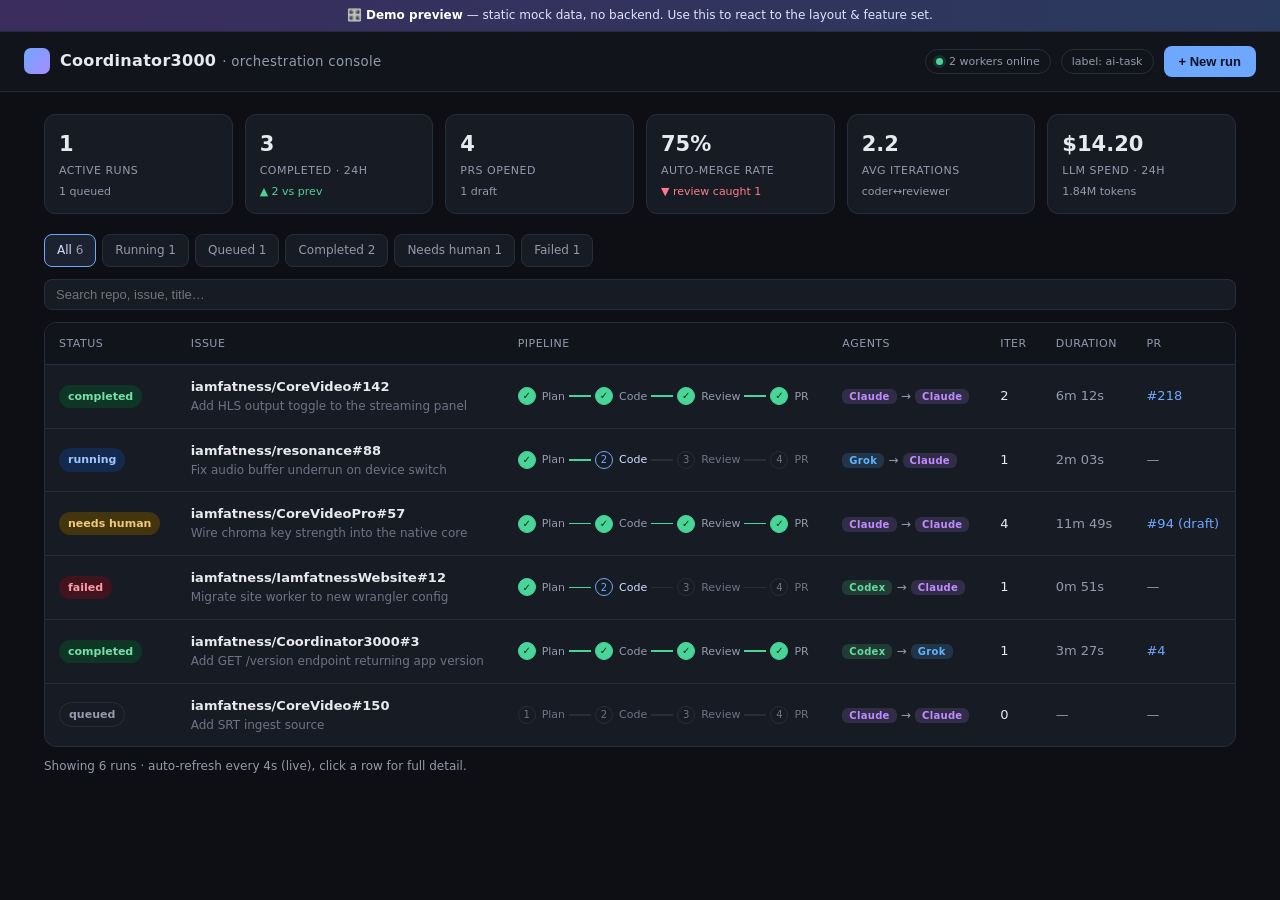
<file: app/web/demo.html>
<!doctype html>
<html lang="en">
<head>
<meta charset="utf-8" />
<meta name="viewport" content="width=device-width, initial-scale=1" />
<title>Coordinator3000 — Demo</title>
<style>
  :root{
    --bg:#0d0f14; --bg2:#11141b; --panel:#171b24; --panel2:#1d2230; --line:#272d3a;
    --txt:#e7e9ee; --muted:#919bad; --dim:#6b7486;
    --accent:#6ea8fe; --green:#48d597; --amber:#f2c065; --red:#ff7a8a; --violet:#a98bff;
    --claude:#c08bff; --grok:#5db4ff; --codex:#5fdd9d;
  }
  *{box-sizing:border-box}
  body{margin:0;background:var(--bg);color:var(--txt);
    font:14px/1.55 ui-sans-serif,system-ui,-apple-system,"Segoe UI",Roboto,sans-serif}
  .demo-flag{background:linear-gradient(90deg,#3b2d5e,#2a3a5e);color:#dfe4ff;text-align:center;
    font-size:12px;padding:6px;border-bottom:1px solid var(--line)}
  .demo-flag b{color:#fff}
  header{display:flex;align-items:center;justify-content:space-between;
    padding:14px 24px;border-bottom:1px solid var(--line);background:var(--bg2)}
  .brand{display:flex;align-items:center;gap:10px}
  .logo{width:26px;height:26px;border-radius:7px;background:linear-gradient(135deg,var(--accent),var(--violet))}
  .brand h1{font-size:16px;margin:0;letter-spacing:.3px}
  .brand small{color:var(--muted);font-weight:400}
  .pill{font-size:11px;color:var(--muted);border:1px solid var(--line);border-radius:999px;padding:3px 10px}
  .dot{display:inline-block;width:7px;height:7px;border-radius:50%;background:var(--green);margin-right:6px;vertical-align:middle;
    box-shadow:0 0 0 3px rgba(72,213,151,.15)}
  .wrap{max-width:1240px;margin:0 auto;padding:22px 24px 60px}
  .metrics{display:grid;grid-template-columns:repeat(6,1fr);gap:12px;margin-bottom:20px}
  @media(max-width:980px){.metrics{grid-template-columns:repeat(3,1fr)}}
  .metric{background:var(--panel);border:1px solid var(--line);border-radius:11px;padding:13px 14px}
  .metric .v{font-size:21px;font-weight:700}
  .metric .l{font-size:11px;color:var(--muted);text-transform:uppercase;letter-spacing:.5px;margin-top:2px}
  .metric .s{font-size:11px;margin-top:4px}
  .up{color:var(--green)} .down{color:var(--red)}
  .toolbar{display:flex;align-items:center;justify-content:space-between;gap:12px;margin-bottom:12px;flex-wrap:wrap}
  .chips{display:flex;gap:6px;flex-wrap:wrap}
  .chip{font-size:12px;padding:6px 12px;border-radius:8px;border:1px solid var(--line);background:var(--panel);
    color:var(--muted);cursor:pointer}
  .chip.active{background:var(--panel2);color:#cfe0ff;border-color:var(--accent)}
  .search{background:var(--panel);border:1px solid var(--line);border-radius:8px;padding:7px 11px;color:var(--txt);
    font-size:13px;min-width:200px}
  .btn{border:0;border-radius:8px;padding:8px 15px;font-weight:600;cursor:pointer;font-size:13px}
  .btn-primary{background:var(--accent);color:#08111f}
  .btn-ghost{background:var(--panel2);color:var(--txt);border:1px solid var(--line)}
  .card{background:var(--panel);border:1px solid var(--line);border-radius:12px;overflow:hidden}
  table{width:100%;border-collapse:collapse}
  th,td{text-align:left;padding:12px 14px;border-bottom:1px solid var(--line);font-size:13px;vertical-align:middle}
  th{color:var(--muted);font-weight:500;font-size:11px;text-transform:uppercase;letter-spacing:.5px;background:var(--bg2)}
  tr.run{cursor:pointer}
  tr.run:hover td{background:var(--panel2)}
  tr:last-child td{border-bottom:0}
  .issue b{font-weight:600}
  .issue .sub{color:var(--dim);font-size:12px}
  .badge{display:inline-flex;align-items:center;gap:5px;padding:3px 9px;border-radius:999px;font-size:11px;font-weight:600;white-space:nowrap}
  .b-running{background:#13294d;color:#9ec5ff} .b-completed{background:#0f3526;color:#74e2a8}
  .b-needs_human{background:#43360f;color:#f2c879} .b-failed{background:#41141d;color:#ff9aa9}
  .b-queued{background:#23283400;border:1px solid var(--line);color:var(--muted)}
  .b-aborted{background:#23283a;color:var(--muted)}
  .stepper{display:flex;align-items:center;gap:0}
  .step{display:flex;align-items:center;gap:6px}
  .step .ic{width:18px;height:18px;border-radius:50%;display:grid;place-items:center;font-size:10px;
    border:1.5px solid var(--line);color:var(--dim)}
  .step.done .ic{background:var(--green);border-color:var(--green);color:#06291b}
  .step.active .ic{border-color:var(--accent);color:var(--accent);animation:pulse 1.4s infinite}
  .step .nm{font-size:11px;color:var(--dim)}
  .step.done .nm{color:var(--muted)} .step.active .nm{color:#cfe0ff}
  .seg{width:22px;height:1.5px;background:var(--line);margin:0 4px}
  .seg.done{background:var(--green)}
  @keyframes pulse{0%,100%{box-shadow:0 0 0 0 rgba(110,168,254,.4)}50%{box-shadow:0 0 0 4px rgba(110,168,254,0)}}
  .mbadge{font-size:10px;font-weight:700;padding:2px 7px;border-radius:6px;letter-spacing:.3px}
  .m-claude{background:rgba(192,139,255,.16);color:var(--claude)}
  .m-grok{background:rgba(93,180,255,.16);color:var(--grok)}
  .m-codex{background:rgba(95,221,157,.16);color:var(--codex)}
  a{color:var(--accent);text-decoration:none} a:hover{text-decoration:underline}
  /* drawer */
  .scrim{position:fixed;inset:0;background:rgba(0,0,0,.5);opacity:0;pointer-events:none;transition:.2s}
  .scrim.show{opacity:1;pointer-events:auto}
  .drawer{position:fixed;top:0;right:0;height:100%;width:560px;max-width:94vw;background:var(--panel);
    border-left:1px solid var(--line);transform:translateX(100%);transition:.25s;z-index:10;display:flex;flex-direction:column}
  .drawer.show{transform:none}
  .dh{padding:16px 18px;border-bottom:1px solid var(--line)}
  .dh .x{float:right;cursor:pointer;color:var(--muted);font-size:18px}
  .dh h3{margin:0 0 4px;font-size:15px}
  .dh .meta{color:var(--dim);font-size:12px}
  .tabs{display:flex;gap:2px;padding:0 14px;border-bottom:1px solid var(--line);background:var(--bg2)}
  .tab{padding:11px 13px;font-size:12px;color:var(--muted);cursor:pointer;border-bottom:2px solid transparent}
  .tab.active{color:var(--txt);border-color:var(--accent)}
  .dbody{padding:18px;overflow:auto;flex:1}
  .dbody h4{margin:16px 0 6px;font-size:12px;color:var(--muted);text-transform:uppercase;letter-spacing:.5px}
  .dbody h4:first-child{margin-top:0}
  pre{white-space:pre-wrap;word-break:break-word;background:var(--bg);border:1px solid var(--line);border-radius:8px;
    padding:11px;font-size:12px;color:#cdd3dd;margin:0;overflow:auto}
  .diff .add{color:#74e2a8} .diff .del{color:#ff9aa9} .diff .ctx{color:var(--dim)}
  .tl{position:relative;margin:0;padding:0 0 0 18px;list-style:none}
  .tl:before{content:"";position:absolute;left:5px;top:4px;bottom:4px;width:2px;background:var(--line)}
  .tl li{position:relative;padding:0 0 14px 6px}
  .tl li:before{content:"";position:absolute;left:-16px;top:5px;width:9px;height:9px;border-radius:50%;background:var(--accent)}
  .tl .who{font-weight:600;font-size:12px} .tl .ts{color:var(--dim);font-size:11px;margin-left:6px}
  .tl .what{color:var(--muted);font-size:12px}
  .ctrls{display:flex;gap:8px;margin-top:8px}
  .ctrls .btn{font-size:12px;padding:6px 11px}
  .kv{display:grid;grid-template-columns:auto 1fr;gap:5px 14px;font-size:13px}
  .kv b{color:var(--muted);font-weight:500}
  /* modal */
  .modal{position:fixed;inset:0;display:none;place-items:center;background:rgba(0,0,0,.55);z-index:20}
  .modal.show{display:grid}
  .mbox{background:var(--panel);border:1px solid var(--line);border-radius:13px;width:460px;max-width:94vw;padding:18px}
  .mbox h3{margin:0 0 12px;font-size:15px}
  label{display:block;font-size:12px;color:var(--muted);margin:10px 0 4px}
  input,select{width:100%;padding:9px 10px;background:var(--panel2);color:var(--txt);border:1px solid var(--line);
    border-radius:8px;font-size:13px}
  .row3{display:grid;grid-template-columns:2fr 2fr 1fr;gap:10px}
  .row2{display:grid;grid-template-columns:1fr 1fr;gap:10px}
  .mfoot{display:flex;justify-content:flex-end;gap:8px;margin-top:16px}
  .muted{color:var(--muted)} .small{font-size:12px}
</style>
</head>
<body>
<div class="demo-flag">🎛️ <b>Demo preview</b> — static mock data, no backend. Use this to react to the layout &amp; feature set.</div>

<header>
  <div class="brand">
    <div class="logo"></div>
    <h1>Coordinator3000 <small>· orchestration console</small></h1>
  </div>
  <div style="display:flex;align-items:center;gap:10px">
    <span class="pill"><span class="dot"></span>2 workers online</span>
    <span class="pill">label: ai-task</span>
    <button class="btn btn-primary" onclick="openModal()">+ New run</button>
  </div>
</header>

<div class="wrap">
  <div class="metrics" id="metrics"></div>

  <div class="toolbar">
    <div class="chips" id="chips"></div>
    <input class="search" id="search" placeholder="Search repo, issue, title…" oninput="render()" />
  </div>

  <div class="card">
    <table>
      <thead><tr>
        <th>Status</th><th>Issue</th><th>Pipeline</th><th>Agents</th><th>Iter</th><th>Duration</th><th>PR</th>
      </tr></thead>
      <tbody id="rows"></tbody>
    </table>
  </div>
  <p class="muted small" style="margin-top:10px">Showing <span id="count"></span> runs · auto-refresh every 4s (live), click a row for full detail.</p>
</div>

<!-- detail drawer -->
<div class="scrim" id="scrim" onclick="closeDrawer()"></div>
<aside class="drawer" id="drawer">
  <div class="dh">
    <span class="x" onclick="closeDrawer()">✕</span>
    <h3 id="d-title">—</h3>
    <div class="meta" id="d-meta">—</div>
    <div class="ctrls" id="d-ctrls"></div>
  </div>
  <div class="tabs" id="d-tabs"></div>
  <div class="dbody" id="d-body"></div>
</aside>

<!-- new run modal -->
<div class="modal" id="modal">
  <div class="mbox">
    <h3>Start an autonomous run</h3>
    <p class="muted small" style="margin:0 0 6px">Triggers immediately — no GitHub label or webhook required.</p>
    <div class="row3">
      <div><label>Owner</label><input value="iamfatness" /></div>
      <div><label>Repo</label><input value="CoreVideo" /></div>
      <div><label>Issue #</label><input value="151" /></div>
    </div>
    <div class="row2">
      <div><label>Coder model</label>
        <select><option>openai:gpt-5-codex (Codex)</option><option>anthropic:claude-opus-4-8 (Claude)</option><option>xai:grok-4 (Grok)</option></select></div>
      <div><label>Reviewer model</label>
        <select><option>anthropic:claude-opus-4-8 (Claude)</option><option>xai:grok-4 (Grok)</option></select></div>
    </div>
    <label style="margin-top:12px"><input type="checkbox" style="width:auto;margin-right:6px" />Open PR as draft (require human approval)</label>
    <div class="mfoot">
      <button class="btn btn-ghost" onclick="closeModal()">Cancel</button>
      <button class="btn btn-primary" onclick="fakeStart()">Run agents</button>
    </div>
  </div>
</div>

<script>
const RUNS = [
  { id:"a91f3c0e", owner:"iamfatness", repo:"CoreVideo", issue:142, title:"Add HLS output toggle to the streaming panel",
    status:"completed", phase:"finalize", iter:2, duration:"6m 12s", trigger:"webhook",
    coder:"claude", reviewer:"claude", review_passed:true, pr:"#218", pr_url:"#",
    steps:["done","done","done","done"],
    plan:"Add an `hls_enabled` flag to the output config, surface a toggle in the streaming panel, thread it through the native-core command, and cover it with a renderer + native test.",
    changes:"4 files changed (+118 −9): src/output/config.ts, src/panels/StreamingPanel.tsx, native-core/commands.ts, tests/output.test.ts. Added HLS toggle wired through the typed command boundary; all 37 tests green.",
    diff:[["ctx"," src/panels/StreamingPanel.tsx"],["add","+ <Toggle label=\"HLS output\" checked={cfg.hlsEnabled}"],["add","+   onChange={v => send({type:'set_hls', enabled:v})} />"],["ctx","  src/output/config.ts"],["add","+ hlsEnabled: boolean;"]],
    review:"✅ Approved. Toggle is correctly debounced, the native command is covered, and the snapshot round-trips. Matches existing panel conventions.",
    required:"",
    timeline:[
      ["Orchestrator","23:41:02","Planned 4-step change; routed to Coder"],
      ["Coder","23:41:48","Read 6 files, edited 4, ran `npm test` → 37 passed"],
      ["Coder","23:43:10","Committed: feat(output): add HLS toggle"],
      ["Orchestrator","23:43:12","Routed to Reviewer"],
      ["Reviewer","23:44:30","Ran tests + lint, inspected diff → approved"],
      ["Finalize","23:45:01","Pushed branch, opened PR #218, commented on issue"]],
    logs:"INFO clone iamfatness/CoreVideo (main)\nINFO branch ai-task/issue-142-add-hls-output-toggle\nINFO coder: npm test → 37 passed\nINFO reviewer: verdict approved\nINFO opened PR #218 (draft=false)" },

  { id:"7d2b14aa", owner:"iamfatness", repo:"resonance", issue:88, title:"Fix audio buffer underrun on device switch",
    status:"running", phase:"code", iter:1, duration:"2m 03s", trigger:"manual",
    coder:"grok", reviewer:"claude", review_passed:null, pr:null, pr_url:null,
    steps:["done","active","todo","todo"],
    plan:"Reproduce the underrun on output-device change, add a ring-buffer prefill on the audio engine restart path, and add a regression test around the device-switch transition.",
    changes:"In progress — Coder is editing engine/audio_stream.cpp and running the test harness.",
    diff:[["ctx"," engine/audio_stream.cpp"],["del","- restart_stream();"],["add","+ prefill_ring_buffer();"],["add","+ restart_stream();"]],
    review:"—", required:"",
    timeline:[
      ["Orchestrator","01:03:40","Planned 3-step fix; routed to Coder"],
      ["Coder","01:04:18","Reproduced underrun via test harness"],
      ["Coder","01:05:02","Editing engine/audio_stream.cpp …"]],
    logs:"INFO clone iamfatness/resonance (main)\nINFO branch ai-task/issue-88-fix-audio-buffer-underrun\nINFO coder: running device-switch repro …" },

  { id:"c5e9f7b1", owner:"iamfatness", repo:"CoreVideoPro", issue:57, title:"Wire chroma key strength into the native core",
    status:"needs_human", phase:"finalize", iter:4, duration:"11m 49s", trigger:"webhook",
    coder:"claude", reviewer:"claude", review_passed:false, pr:"#94 (draft)", pr_url:"#",
    steps:["done","done","done","done"],
    plan:"Thread a `chromaStrength` float through the renderer→native-core command/snapshot protocol with a paired test at each layer.",
    changes:"6 files changed (+204 −21). Renderer + command wired; native model added. One snapshot test still failing on clamp bounds after 4 iterations.",
    diff:[["ctx"," native-core/chroma.ts"],["add","+ clampStrength(v) { return Math.min(1, Math.max(0, v)); }"],["del","- this.strength = v;"],["add","+ this.strength = clampStrength(v);"]],
    review:"⚠️ Not approved after 4 iterations. Clamp logic added but `chroma.snapshot.test.ts` still fails at the upper bound (1.0 maps to 0.99). Opened as a draft for a human to finish.",
    required:"Fix the off-by-epsilon in the snapshot serializer so strength=1.0 round-trips exactly.",
    timeline:[
      ["Orchestrator","00:50:10","Planned; routed to Coder"],
      ["Coder","00:52:31","Wired command + snapshot (iter 1)"],
      ["Reviewer","00:54:02","Rejected: missing clamp"],
      ["Coder","00:57:20","Added clamp (iter 2-4)"],
      ["Reviewer","01:00:55","Still failing upper-bound test"],
      ["Finalize","01:01:59","Max iterations hit → opened draft PR #94 for human"]],
    logs:"WARN reviewer: chroma.snapshot.test.ts FAILED (1.0 → 0.99)\nINFO max iterations (4) reached -> finalize\nINFO opened PR #94 (draft=true)" },

  { id:"e0aa28d4", owner:"iamfatness", repo:"IamfatnessWebsite", issue:12, title:"Migrate site worker to new wrangler config",
    status:"failed", phase:"code", iter:1, duration:"0m 51s", trigger:"manual",
    coder:"codex", reviewer:"claude", review_passed:null, pr:null, pr_url:null,
    steps:["done","active","todo","todo"],
    plan:"Update wrangler.jsonc to the v4 schema and adjust the worker entrypoint.",
    changes:"Run failed before completing.",
    diff:[],
    review:"—",
    required:"",
    timeline:[
      ["Orchestrator","23:12:01","Planned; routed to Coder"],
      ["Coder","23:12:40","npm install failed: registry timeout"],
      ["System","23:12:52","Run errored — posted failure comment to issue #12"]],
    logs:"ERROR sandbox: npm install exited 1 (ETIMEDOUT registry.npmjs.org)\nERROR run e0aa28d4 failed\nINFO posted failure comment to issue #12" },

  { id:"b3140a9c", owner:"iamfatness", repo:"Coordinator3000", issue:3, title:"Add GET /version endpoint returning app version",
    status:"completed", phase:"finalize", iter:1, duration:"3m 27s", trigger:"manual",
    coder:"codex", reviewer:"grok", review_passed:true, pr:"#4", pr_url:"#",
    steps:["done","done","done","done"],
    plan:"Add a small FastAPI route returning {version}. One file, one test.",
    changes:"2 files changed (+14): app/main.py (new /version route), tests/test_version.py. Test passes.",
    diff:[["ctx"," app/main.py"],["add","+ @app.get('/version')"],["add","+ async def version(): return {'version': __version__}"]],
    review:"✅ Approved. Minimal, matches existing route style, test covers it.",
    required:"",
    timeline:[
      ["Orchestrator","00:31:05","Planned 1-step change; routed to Coder"],
      ["Coder","00:32:10","Added route + test, pytest green"],
      ["Reviewer","00:33:40","Approved"],
      ["Finalize","00:34:32","Opened PR #4"]],
    logs:"INFO coder: pytest → 1 passed\nINFO reviewer(grok): approved\nINFO opened PR #4 (draft=false)" },

  { id:"f8c61d22", owner:"iamfatness", repo:"CoreVideo", issue:150, title:"Add SRT ingest source",
    status:"queued", phase:null, iter:0, duration:"—", trigger:"webhook",
    coder:"claude", reviewer:"claude", review_passed:null, pr:null, pr_url:null,
    steps:["todo","todo","todo","todo"],
    plan:"—", changes:"Waiting for an available worker.", diff:[], review:"—", required:"",
    timeline:[["Queue","01:05:00","Queued behind 1 running job"]],
    logs:"INFO enqueued run f8c61d22 for iamfatness/CoreVideo#150" },
];

const METRICS = [
  {v:"1", l:"Active runs", s:"<span class='muted'>1 queued</span>"},
  {v:"3", l:"Completed · 24h", s:"<span class='up'>▲ 2 vs prev</span>"},
  {v:"4", l:"PRs opened", s:"<span class='muted'>1 draft</span>"},
  {v:"75%", l:"Auto-merge rate", s:"<span class='down'>▼ review caught 1</span>"},
  {v:"2.2", l:"Avg iterations", s:"<span class='muted'>coder↔reviewer</span>"},
  {v:"$14.20", l:"LLM spend · 24h", s:"<span class='muted'>1.84M tokens</span>"},
];

const STEP_NAMES = ["Plan","Code","Review","PR"];
const MODEL_LABEL = {claude:"Claude", grok:"Grok", codex:"Codex"};
let filter = "all", openId = null, tab = "Overview";

function mbadge(m){ return `<span class="mbadge m-${m}">${MODEL_LABEL[m]||m}</span>`; }
function badge(s){ return `<span class="badge b-${s}">${s.replace('_',' ')}</span>`; }
function esc(s){ return (s??'').toString().replace(/[&<>]/g,c=>({'&':'&amp;','<':'&lt;','>':'&gt;'}[c])); }

function stepper(steps){
  let h='<div class="stepper">';
  steps.forEach((st,i)=>{
    const cls = st==='done'?'done':st==='active'?'active':'';
    const ic = st==='done'?'✓':(i+1);
    h+=`<div class="step ${cls}"><span class="ic">${ic}</span><span class="nm">${STEP_NAMES[i]}</span></div>`;
    if(i<steps.length-1) h+=`<span class="seg ${st==='done'?'done':''}"></span>`;
  });
  return h+'</div>';
}

function renderMetrics(){
  document.getElementById('metrics').innerHTML = METRICS.map(m=>
    `<div class="metric"><div class="v">${m.v}</div><div class="l">${m.l}</div><div class="s">${m.s}</div></div>`).join('');
}
function renderChips(){
  const counts = {all:RUNS.length}; RUNS.forEach(r=>counts[r.status]=(counts[r.status]||0)+1);
  const defs=[["all","All"],["running","Running"],["queued","Queued"],["completed","Completed"],["needs_human","Needs human"],["failed","Failed"]];
  document.getElementById('chips').innerHTML = defs.map(([k,lbl])=>
    `<div class="chip ${filter===k?'active':''}" onclick="setFilter('${k}')">${lbl} <span class="muted">${counts[k]||0}</span></div>`).join('');
}
function setFilter(f){ filter=f; render(); }

function render(){
  renderChips();
  const q=(document.getElementById('search').value||'').toLowerCase();
  const list=RUNS.filter(r=>(filter==='all'||r.status===filter) &&
    (!q || (`${r.owner}/${r.repo}#${r.issue} ${r.title}`).toLowerCase().includes(q)));
  document.getElementById('count').textContent=list.length;
  document.getElementById('rows').innerHTML = list.map(r=>`
    <tr class="run" onclick="openDrawer('${r.id}')">
      <td>${badge(r.status)}</td>
      <td class="issue"><b>${r.owner}/${r.repo}#${r.issue}</b><div class="sub">${esc(r.title)}</div></td>
      <td>${stepper(r.steps)}</td>
      <td>${mbadge(r.coder)} <span class="muted small">→</span> ${mbadge(r.reviewer)}</td>
      <td>${r.iter}</td>
      <td class="muted">${r.duration}</td>
      <td>${r.pr?`<a href="${r.pr_url}">${esc(r.pr)}</a>`:'<span class="muted">—</span>'}</td>
    </tr>`).join('') || `<tr><td colspan="7" class="muted" style="padding:24px">No runs match.</td></tr>`;
}

const TABS=["Overview","Timeline","Changes","Review","Logs"];
function openDrawer(id){ openId=id; tab="Overview"; paintDrawer(); document.getElementById('drawer').classList.add('show'); document.getElementById('scrim').classList.add('show'); }
function closeDrawer(){ document.getElementById('drawer').classList.remove('show'); document.getElementById('scrim').classList.remove('show'); }
function setTab(t){ tab=t; paintDrawer(); }

function paintDrawer(){
  const r=RUNS.find(x=>x.id===openId); if(!r) return;
  document.getElementById('d-title').innerHTML=`${badge(r.status)} &nbsp;${r.owner}/${r.repo}#${r.issue}`;
  document.getElementById('d-meta').textContent=r.title;
  const ctrls=[];
  if(r.status==='running') ctrls.push(`<button class="btn btn-ghost">⏹ Cancel</button>`);
  if(r.status==='failed'||r.status==='needs_human') ctrls.push(`<button class="btn btn-ghost">↻ Retry</button>`);
  if(r.pr) ctrls.push(`<button class="btn btn-ghost">↗ Open PR</button>`);
  ctrls.push(`<button class="btn btn-ghost">🐙 View issue</button>`);
  document.getElementById('d-ctrls').innerHTML=ctrls.join('');
  document.getElementById('d-tabs').innerHTML=TABS.map(t=>`<div class="tab ${tab===t?'active':''}" onclick="setTab('${t}')">${t}</div>`).join('');
  document.getElementById('d-body').innerHTML=bodyFor(r,tab);
}
function bodyFor(r,t){
  if(t==="Overview") return `
    <div class="kv">
      <b>Run id</b><span>${r.id}</span>
      <b>Branch</b><span><code>ai-task/issue-${r.issue}-…</code></span>
      <b>Trigger</b><span>${r.trigger}</span>
      <b>Models</b><span>${mbadge(r.coder)} coder · ${mbadge(r.reviewer)} reviewer</span>
      <b>Iterations</b><span>${r.iter} / 4</span>
      <b>Review</b><span>${r.review_passed===true?'✅ passed':r.review_passed===false?'⚠️ not passed':'—'}</span>
    </div>
    <h4>Plan</h4><pre>${esc(r.plan)}</pre>`;
  if(t==="Timeline") return `<ul class="tl">${r.timeline.map(([w,ts,what])=>
    `<li><span class="who">${esc(w)}</span><span class="ts">${ts}</span><div class="what">${esc(what)}</div></li>`).join('')}</ul>`;
  if(t==="Changes"){
    const diff=r.diff.length?`<h4>Diff (excerpt)</h4><pre class="diff">${r.diff.map(([k,l])=>`<span class="${k}">${esc(l)}</span>`).join('\n')}</pre>`:'';
    return `<h4>Coder report</h4><pre>${esc(r.changes)}</pre>${diff}`;
  }
  if(t==="Review") return `<h4>Verdict</h4><pre>${esc(r.review)}</pre>${r.required?`<h4>Required changes</h4><pre>${esc(r.required)}</pre>`:''}`;
  if(t==="Logs") return `<h4>Run log</h4><pre>${esc(r.logs)}</pre>`;
  return '';
}

function openModal(){ document.getElementById('modal').classList.add('show'); }
function closeModal(){ document.getElementById('modal').classList.remove('show'); }
function fakeStart(){ closeModal(); alert("Demo only — in the live app this POSTs /api/runs and the run appears in the table."); }

renderMetrics(); render();
</script>
</body>
</html>
</file>
